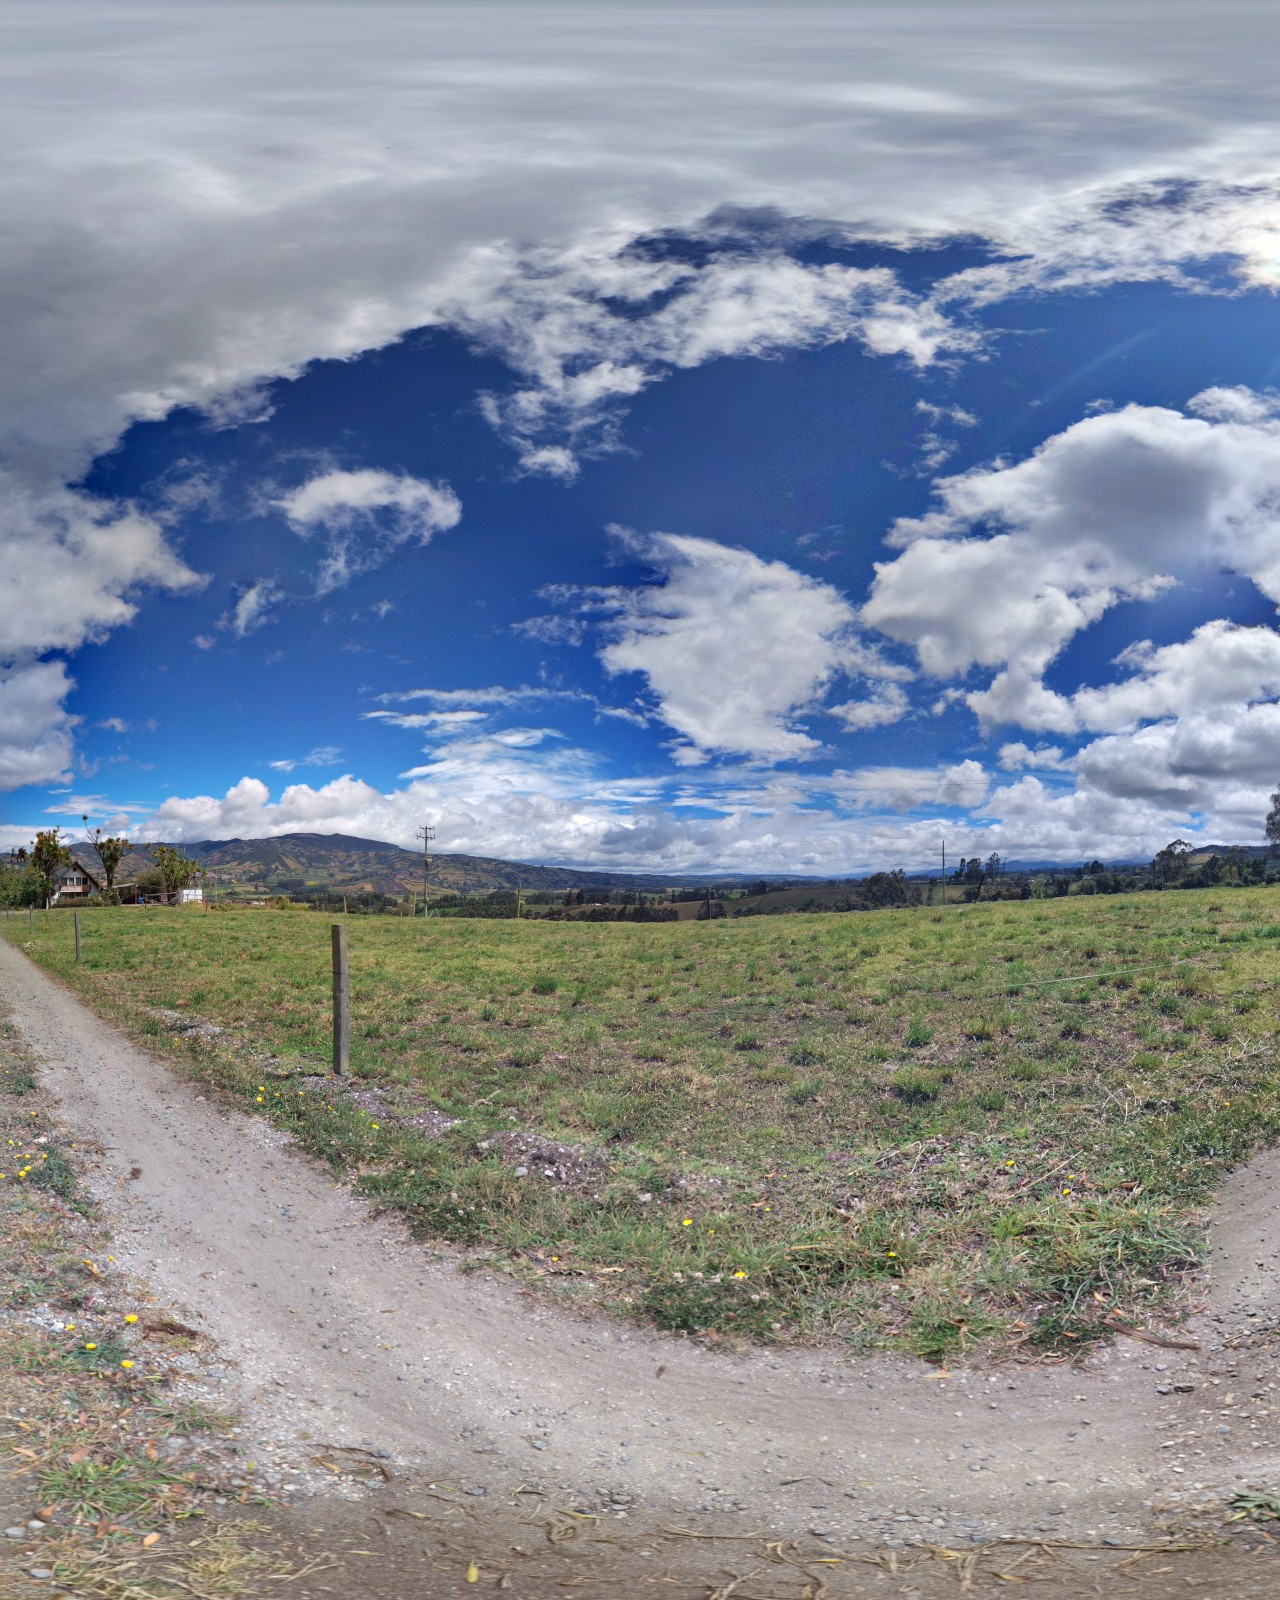
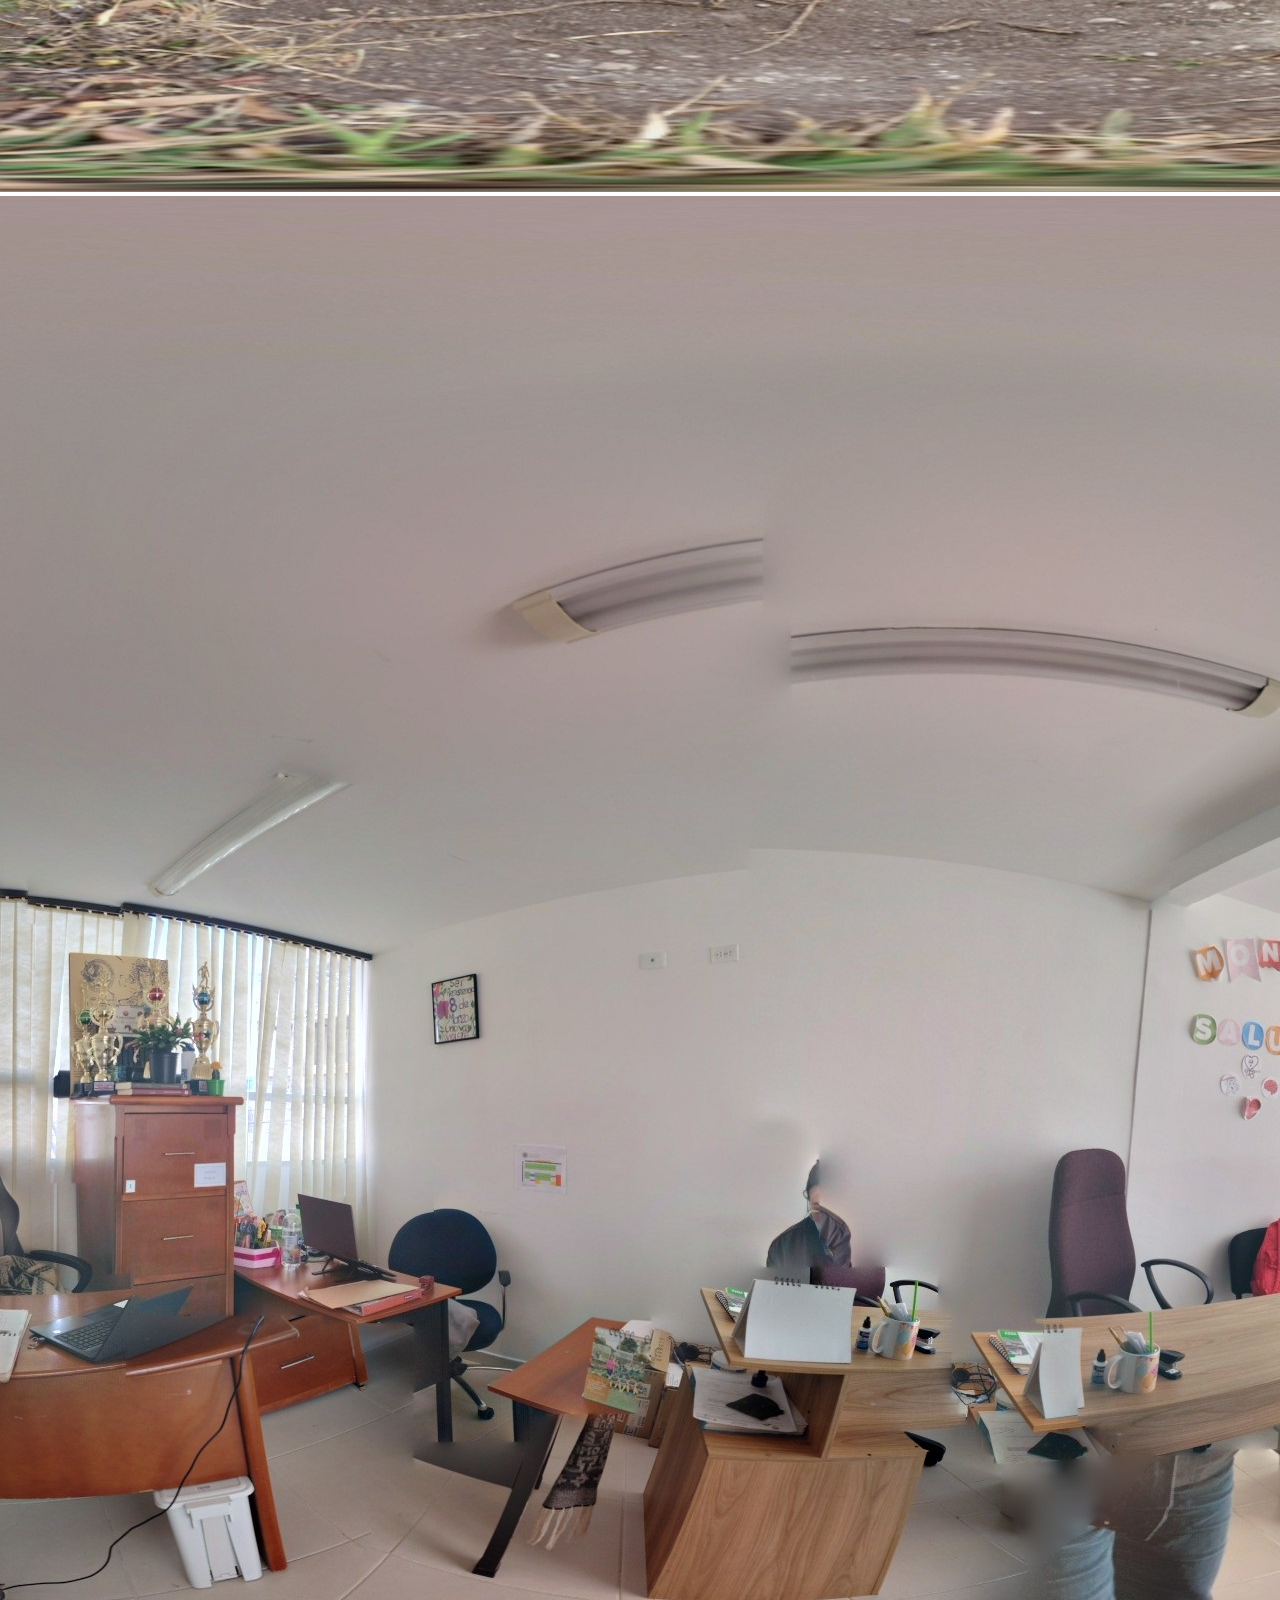
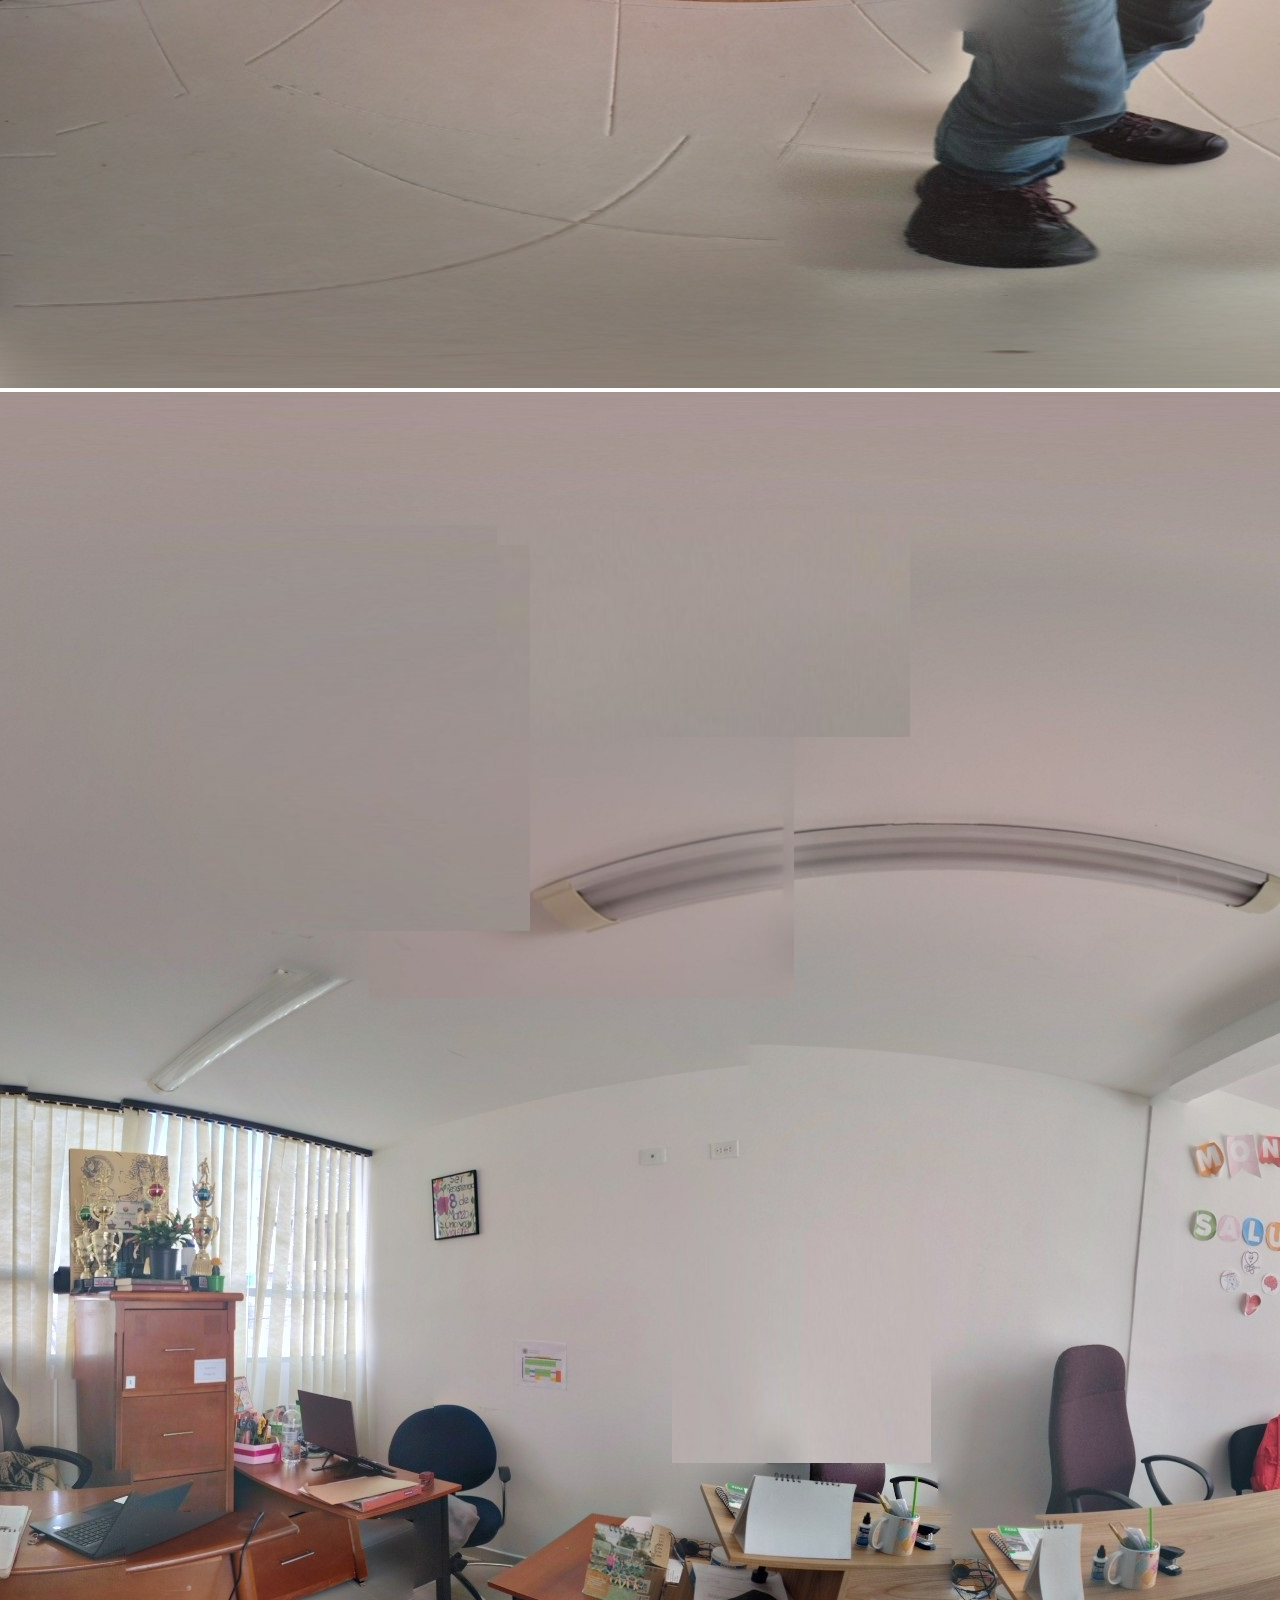
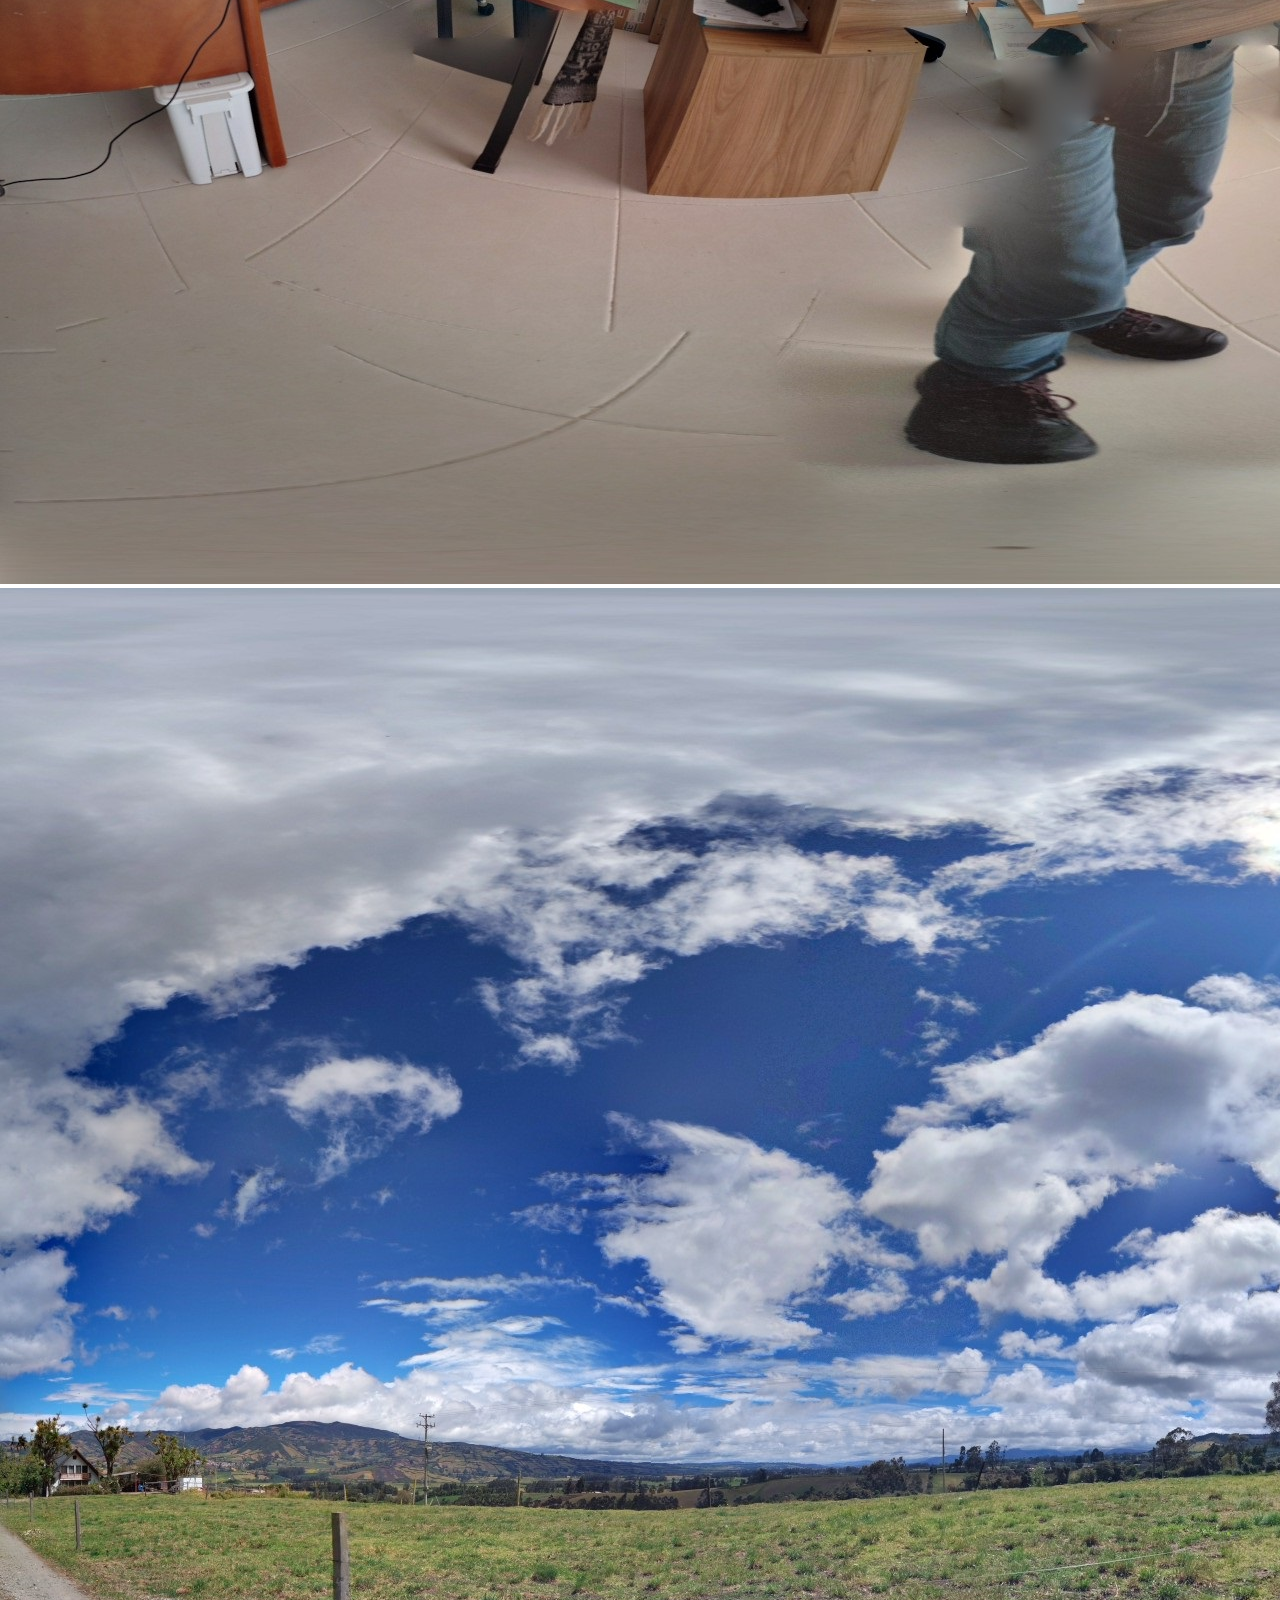
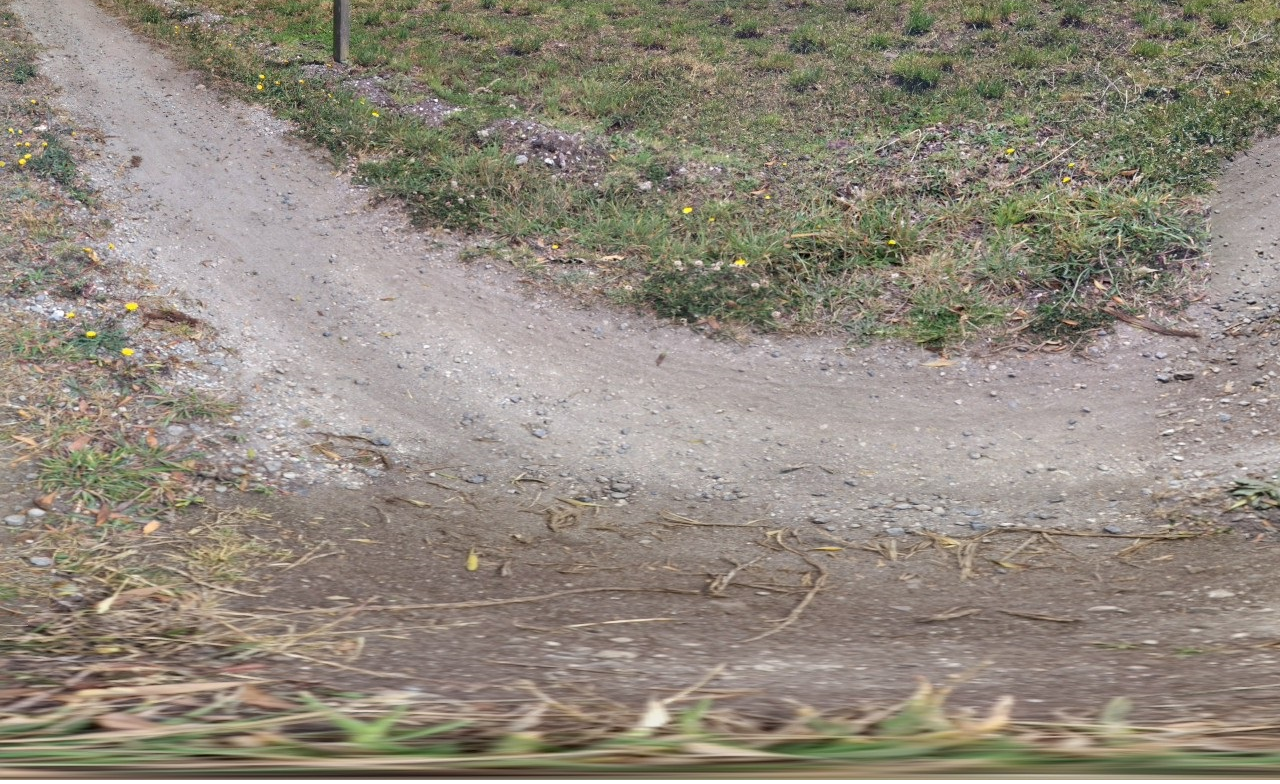
<file: 360/index.html>
<!DOCTYPE html>
<html lang="es">
<head>
  <meta charset="UTF-8">
  <title>Tour 360 - Mejorado</title>
  <script src="https://aframe.io/releases/1.5.0/aframe.min.js"></script>
  <style>
    body { margin: 0; }
    @import url('https://fonts.googleapis.com/css2?family=Exo+2:wght@700&display=swap');
    .a-text {
      font-family: 'Exo 2', sans-serif;
    }
  </style>
</head>
<body>
  <a-scene>
    <a-assets>
      <img id="pano1" src="habitacion.jpg">
      <img id="pano2" src="habitacion2.jpg">
      <img id="pano3" src="habitacion3.jpg">
      <img id="pano4" src="habitacion4.jpg">
    </a-assets>

    <a-sky id="sky" material="src: #pano1"></a-sky>

    <!-- Botón Ir a escena 2 -->
    <a-plane id="btn-next"
      class="clickable"
      position="1.2 -0.8 -3"
      width="1.2" height="0.5"
      color="#388e3c"
      material="shader: flat"
      text="value: Ir a escena 2; align: center; color: #fff; width: 3; font: exo2bold"
      visible="true">
    </a-plane>

    <!-- Botón Regresar a escena 1 -->
    <a-plane id="btn-prev"
      class="clickable"
      position="-1.2 -0.8 -3"
      width="1.2" height="0.5"
      color="#d32f2f"
      material="shader: flat"
      text="value: Regresar a escena 1; align: center; color: #fff; width: 3; font: exo2bold"
      visible="false">
    </a-plane>

    <!-- Botón Ir al inicio -->
    <a-plane id="btn-home"
      class="clickable"
      position="0 0.8 -3"
      width="1.2" height="0.5"
      color="#1976d2"
      material="shader: flat"
      text="value: Ir al inicio; align: center; color: #fff; width: 3; font: exo2bold"
      visible="false">
    </a-plane>

    <a-entity camera look-controls>
      <a-cursor 
        rayOrigin="mouse"
        raycaster="objects: .clickable"
        geometry="primitive: ring; radiusInner: 0.02; radiusOuter: 0.03">
      </a-cursor>
    </a-entity>
  </a-scene>

  <script>
    // Panorámicas
    const panos = ['#pano1', '#pano2', '#pano3', '#pano4'];
    let current = 0;

    // Elementos
    const sky = document.getElementById('sky');
    const btnNext = document.getElementById('btn-next');
    const btnPrev = document.getElementById('btn-prev');
    const btnHome = document.getElementById('btn-home');

    function updateScene() {
      sky.setAttribute('material', 'src: ' + panos[current]);
      // Personaliza los textos según el lugar
      if (current === 0) {
        // Entrada
        btnNext.setAttribute('text', 'value: Ir a Bloque 2; align: center; color: #fff; width: 3; font: exo2bold');
        btnPrev.setAttribute('visible', false);
        btnNext.setAttribute('visible', true);
        btnHome.setAttribute('visible', false);
      } else if (current === 1) {
        // Bloque 2
        btnNext.setAttribute('text', 'value: Ir a Biblioteca; align: center; color: #fff; width: 3; font: exo2bold');
        btnPrev.setAttribute('text', 'value: Regresar a Entrada; align: center; color: #fff; width: 3; font: exo2bold');
        btnPrev.setAttribute('visible', true);
        btnNext.setAttribute('visible', true);
        btnHome.setAttribute('visible', true);
      } else if (current === 2) {
        // Biblioteca
        btnNext.setAttribute('text', 'value: Ir a Oficina; align: center; color: #fff; width: 3; font: exo2bold');
        btnPrev.setAttribute('text', 'value: Regresar a Bloque 2; align: center; color: #fff; width: 3; font: exo2bold');
        btnPrev.setAttribute('visible', true);
        btnNext.setAttribute('visible', true);
        btnHome.setAttribute('visible', true);
      } else if (current === 3) {
        // Oficina
        btnPrev.setAttribute('text', 'value: Regresar a Biblioteca; align: center; color: #fff; width: 3; font: exo2bold');
        btnPrev.setAttribute('visible', true);
        btnNext.setAttribute('visible', false);
        btnHome.setAttribute('visible', true);
      }
    }

    btnNext.addEventListener('click', () => {
      if (current < panos.length - 1) {
        current++;
        updateScene();
      }
    });

    btnPrev.addEventListener('click', () => {
      if (current > 0) {
        current--;
        updateScene();
      }
    });

    btnHome.addEventListener('click', () => {
      current = 0;
      updateScene();
    });

    // Inicializar
    updateScene();
  </script>
</body>
</html>
</file>
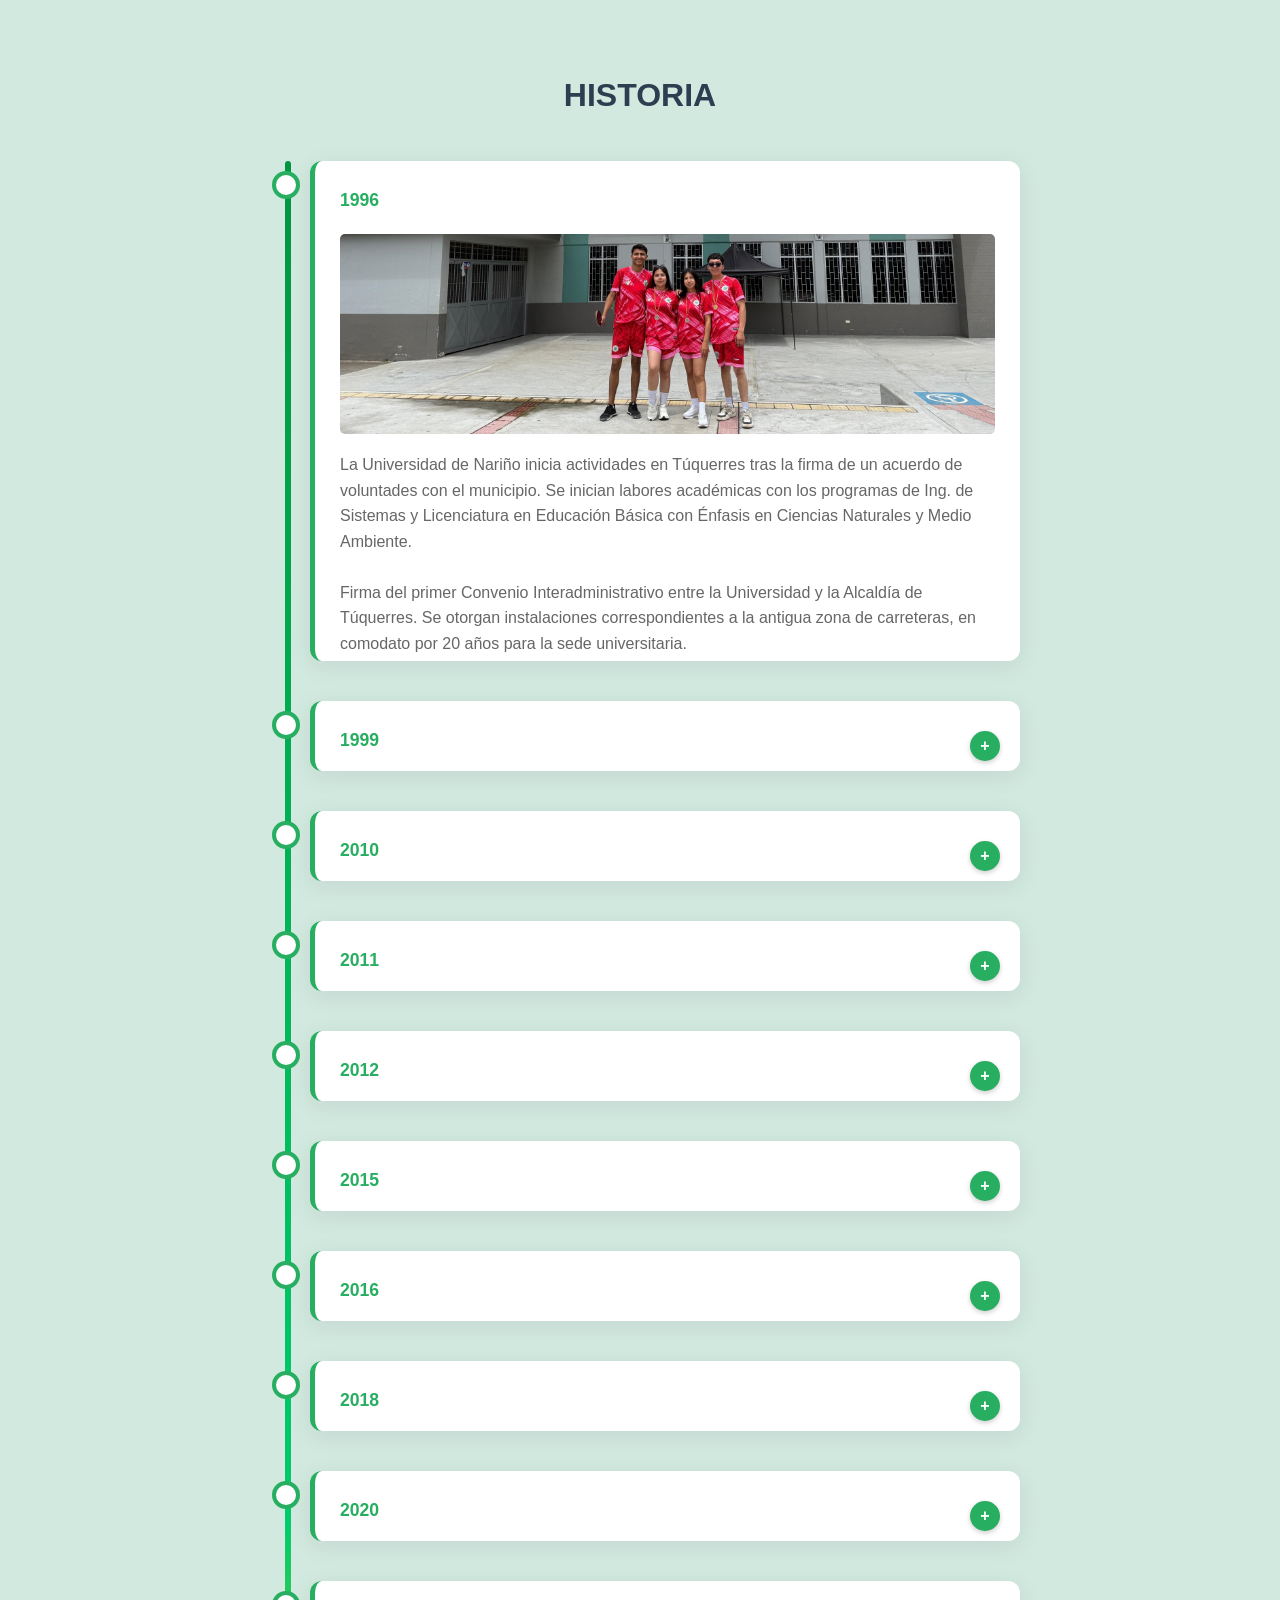
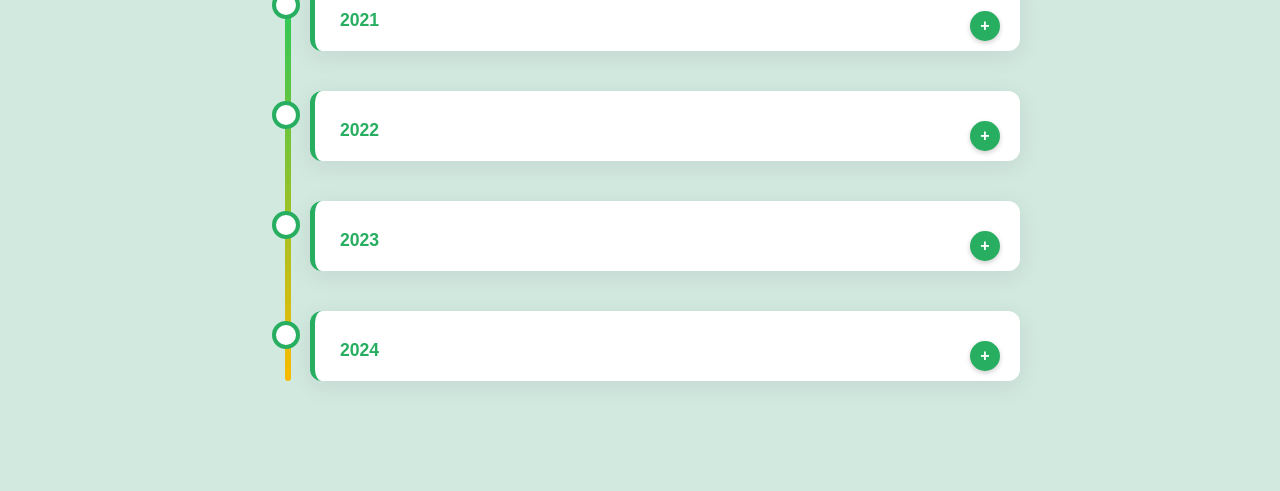
<file: linea/index.html>
<!DOCTYPE html>
<html lang="es">

<head>
    <meta charset="UTF-8">
    <meta name="viewport" content="width=device-width, initial-scale=1.0">
    <title>Línea de Tiempo Interactiva</title>
    <link rel="stylesheet" href="style.css">



    
    
</head>

<body>
    <div class="timeline-container">
        <h1 class="timeline-title">HISTORIA</h1>

        <div class="timeline">
            <!-- Evento 1 - Visible y expandido al inicio -->
            <div class="timeline-item">
                <div class="timeline-content">
                    <div class="timeline-date">1996</div>
                    <img src="evidencia1.jpeg" alt="Inicio actividades" class="timeline-image">
                    <p class="timeline-description">
                        La Universidad de Nariño inicia actividades en Túquerres tras la
                        firma de un acuerdo de voluntades con el municipio. Se inician labores académicas con los
                        programas de Ing. de Sistemas y Licenciatura en Educación Básica con Énfasis en Ciencias
                        Naturales y Medio Ambiente.
                        <br><br>
                        Firma del primer Convenio Interadministrativo entre la Universidad y la Alcaldía de Túquerres.
                        Se otorgan instalaciones correspondientes a la antigua zona de carreteras, en comodato por 20
                        años para la sede universitaria.
                    </p>
                    <button class="more-button"></button>
                </div>
            </div>

            <!-- Evento 2 -->
            <div class="timeline-item">
                <div class="timeline-content">
                    <div class="timeline-date">1999</div>
                    <img src="evidencia2.jpeg" alt="Apertura programas" class="timeline-image">
                    <p class="timeline-description">
                        <strong>Semestre B:</strong> Apertura del programa de Ingeniería Civil con 50 estudiantes
                        matriculados. Posteriormente se abren los programas de pregrado y posgrado como Administración
                        de Empresas, Ing. Agronómica, Ingeniería Electrónica, Ing. Agroindustrial, Pedagogía de la
                        Creatividad, Docencia Universitaria, Gerencia en Salud, Curso de Inglés y Preuniversitarios.
                    </p>
                    <button class="more-button"></button>
                </div>
            </div>

            <!-- Evento 3 -->
            <div class="timeline-item">
                <div class="timeline-content">
                    <div class="timeline-date">2010</div>
                    <h2 class="timeline-item-title">Adquisición de instalaciones</h2>
                    <img src="evidencia3.jpeg" alt="Adquisición instalaciones" class="timeline-image">
                    <p class="timeline-description">
                        <strong>Diciembre 17:</strong> Firma del "Acta de Acuerdo de Cruce de Cuentas y Dación de Pago"
                        entre la Universidad y la Alcaldía de Túquerres. La Universidad de Nariño adquiere la propiedad
                        de las instalaciones de la antigua zona de carreteras, permitiendo inversiones en
                        infraestructura.
                    </p>
                    <button class="more-button"></button>
                </div>
            </div>

            <!-- Evento 4 -->
            <div class="timeline-item">
                <div class="timeline-content">
                    <div class="timeline-date">2011</div>
                    <h2 class="timeline-item-title">Ampliación de infraestructura</h2>
                    <img src="evidencia4.jpeg" alt="Ampliación infraestructura" class="timeline-image">
                    <p class="timeline-description">
                        La Universidad presenta un proyecto de ampliación de infraestructura ante la Gobernación de
                        Nariño, con una inversión total de $272,131,153 para la construcción de un nuevo bloque
                        académico administrativo proyectado para 150 estudiantes.
                    </p>
                    <button class="more-button"></button>
                </div>
            </div>

            <!-- Evento 5 -->
            <div class="timeline-item">
                <div class="timeline-content">
                    <div class="timeline-date">2012</div>
                    <h2 class="timeline-item-title">Ampliación de cobertura</h2>
                    <img src="evidencia5.jpeg" alt="Ampliación cobertura" class="timeline-image">
                    <p class="timeline-description">
                        Aprobación del proyecto de ampliación de cobertura educativa, investigativa y de proyección
                        social por parte del Sistema General de Regalías, con una inversión de $2,154,590,891. Este
                        proyecto fue reconocido a nivel nacional en la premiación "La Noche De Los Mejores" por la DNP
                        (Dirección Nacional de Planeación).
                    </p>
                    <button class="more-button"></button>
                </div>
            </div>

            <!-- Evento 6 -->
            <div class="timeline-item">
                <div class="timeline-content">
                    <div class="timeline-date">2015</div>
                    <h2 class="timeline-item-title">Registro calificado</h2>
                    <img src="evidencia6.jpeg" alt="Registro calificado" class="timeline-image">
                    <p class="timeline-description">
                        <strong>Septiembre 30:</strong> Obtención del registro calificado para el programa de Economía.
                        Se unifica la tabla de matrículas en las sedes regionales, aplicando una política de matrícula
                        según la situación socioeconómica de los estudiantes.
                    </p>
                    <button class="more-button"></button>
                </div>
            </div>

            <!-- Evento 7 -->
            <div class="timeline-item">
                <div class="timeline-content">
                    <div class="timeline-date">2016</div>
                    <h2 class="timeline-item-title">Nuevos registros calificados</h2>
                    <img src="evidencia7.jpeg" alt="Nuevos registros" class="timeline-image">
                    <p class="timeline-description">
                        <strong>Mayo 18:</strong> Obtención del registro calificado para el programa de Administración
                        de Empresas.
                        <br><br>
                        <strong>Agosto 22:</strong> Obtención del registro calificado para el programa de Ingeniería
                        Agronómica.
                    </p>
                    <button class="more-button"></button>
                </div>
            </div>

            <!-- Evento 8 -->
            <div class="timeline-item">
                <div class="timeline-content">
                    <div class="timeline-date">2018</div>
                    <h2 class="timeline-item-title">Convenio municipal</h2>
                    <img src="evidencia8.jpeg" alt="Convenio municipal" class="timeline-image">
                    <p class="timeline-description">
                        Firma de un convenio con el municipio de Túquerres para asignación presupuestal destinada a
                        mejoras en las obras interiores de la universidad.
                    </p>
                    <button class="more-button"></button>
                </div>
            </div>

            <!-- Evento 9 -->
            <div class="timeline-item">
                <div class="timeline-content">
                    <div class="timeline-date">2020</div>
                    <h2 class="timeline-item-title">Dotación de laboratorios</h2>
                    <img src="evidencia9.jpeg" alt="Dotación laboratorios" class="timeline-image">
                    <p class="timeline-description">
                        Desarrollo del proyecto "Dotación de equipos de laboratorio al municipio de Túquerres Extensión
                        Universidad de Nariño" con una inversión de $760,000,000, financiado por el Plan de Fomento a la
                        Calidad, para fortalecer la formación académica de los estudiantes.
                    </p>
                    <button class="more-button"></button>
                </div>
            </div>

            <!-- Evento 10 -->
            <div class="timeline-item">
                <div class="timeline-content">
                    <div class="timeline-date">2021</div>
                    <h2 class="timeline-item-title">Eco Campus Universitario</h2>
                    <img src="evidencia10.jpeg" alt="Eco Campus" class="timeline-image">
                    <p class="timeline-description">
                        Aprobación del proyecto "Construcción de obras complementarias en espacios exteriores de la
                        Universidad de Nariño en el municipio de Túquerres", financiado por el Sistema General de
                        Regalías.<br><br>
                        Inicio del proyecto del Eco Campus Universitario en Túquerres, con la donación de un lote por
                        parte del municipio para la construcción de nuevas instalaciones.
                    </p>
                    <button class="more-button"></button>
                </div>
            </div>

            <!-- Evento 11 -->
            <div class="timeline-item">
                <div class="timeline-content">
                    <div class="timeline-date">2022</div>
                    <h2 class="timeline-item-title">Autorización de donación</h2>
                    <img src="evidencia11.jpeg" alt="Autorización donación" class="timeline-image">
                    <p class="timeline-description">
                        <strong>Junio 8:</strong> El Concejo Municipal de Túquerres autoriza la donación del lote para
                        el Eco Campus Universitario mediante el Acuerdo No. 05.
                    </p>
                    <button class="more-button"></button>
                </div>
            </div>

            <!-- Evento 12 -->
            <div class="timeline-item">
                <div class="timeline-content">
                    <div class="timeline-date">2023</div>
                    <h2 class="timeline-item-title">Formalización de donación</h2>
                    <img src="evidencia11.jpeg" alt="Formalización donación" class="timeline-image">
                    <p class="timeline-description">
                        <strong>Escritura Pública No. 1164:</strong> Formalización de la donación del lote denominado
                        "Escuela Alfonso López", valorado en $4,593,221,000, para la construcción del Eco Campus
                        Universitario.
                        <br>
                        <strong>Octubre 27:</strong> Creación del cargo de Profesional Universitario Secretario
                        Académico adscrito al municipio de Túquerres, mediante el Acuerdo 053 del Consejo Superior
                        Universitario.

                        <a href="https://secretariageneral.udenar.edu.co/?wpfb_dl=4176#:~:text=Por%20el%20cual%20se%20crea,la%20Divisi%C3%B3n%20de%20Interacci%C3%B3n%20Social.">ACUERDO NÚMERO No. 052</a>
                    </p>
                    <button class="more-button"></button>
                </div>
            </div>

            <!-- Evento 13 -->
            <div class="timeline-item">
                <div class="timeline-content">
                    <div class="timeline-date">2024</div>
                    <h2 class="timeline-item-title">Renovación de registro</h2>
                    <img src="evidencia11.jpeg" alt="Renovación registro" class="timeline-image">
                    <p class="timeline-description">
                        <strong>Junio 21:</strong> Renovación del registro calificado para el programa de Administración
                        de Empresas por siete años.
                    </p>
                    <button class="more-button"></button>
                </div>
            </div>
        </div>

        <p class="mobile-hint">Toca cada evento para ver más detalles</p>
    </div>

    <script>
        document.addEventListener('DOMContentLoaded', function() {
            // Mostrar elementos al hacer scroll
            const timelineItems = document.querySelectorAll('.timeline-item');
            
            function checkVisibility() {
                timelineItems.forEach(item => {
                    // No aplicamos a la primera tarjeta que ya está visible
                    if (item !== document.querySelector('.timeline-item:first-child')) {
                        const itemTop = item.getBoundingClientRect().top;
                        const windowHeight = window.innerHeight;

                        if (itemTop < windowHeight - 100) {
                            item.classList.add('visible');
                        }
                    }
                });
            }

            // Mostrar elementos visibles al cargar
            checkVisibility();
            window.addEventListener('scroll', checkVisibility);

            // Configurar interacciones hover
            const contents = document.querySelectorAll('.timeline-content');
            const moreButtons = document.querySelectorAll('.more-button');
            
            // Para desktop: hover
            contents.forEach(content => {
                content.addEventListener('mouseenter', function() {
                    this.parentElement.classList.add('active');
                });
                
                content.addEventListener('mouseleave', function() {
                    this.parentElement.classList.remove('active');
                });
            });
            
            // Para botones "Más"
            moreButtons.forEach(button => {
                button.addEventListener('click', function(e) {
                    e.stopPropagation();
                    const item = this.closest('.timeline-item');
                    item.classList.toggle('active');
                });
            });
            
            // Para móviles: click
            if (window.innerWidth <= 600) {
                contents.forEach(content => {
                    content.addEventListener('click', function() {
                        const item = this.closest('.timeline-item');
                        item.classList.toggle('active');
                    });
                });
            }
        });
    </script>
</body>
</html>
</file>
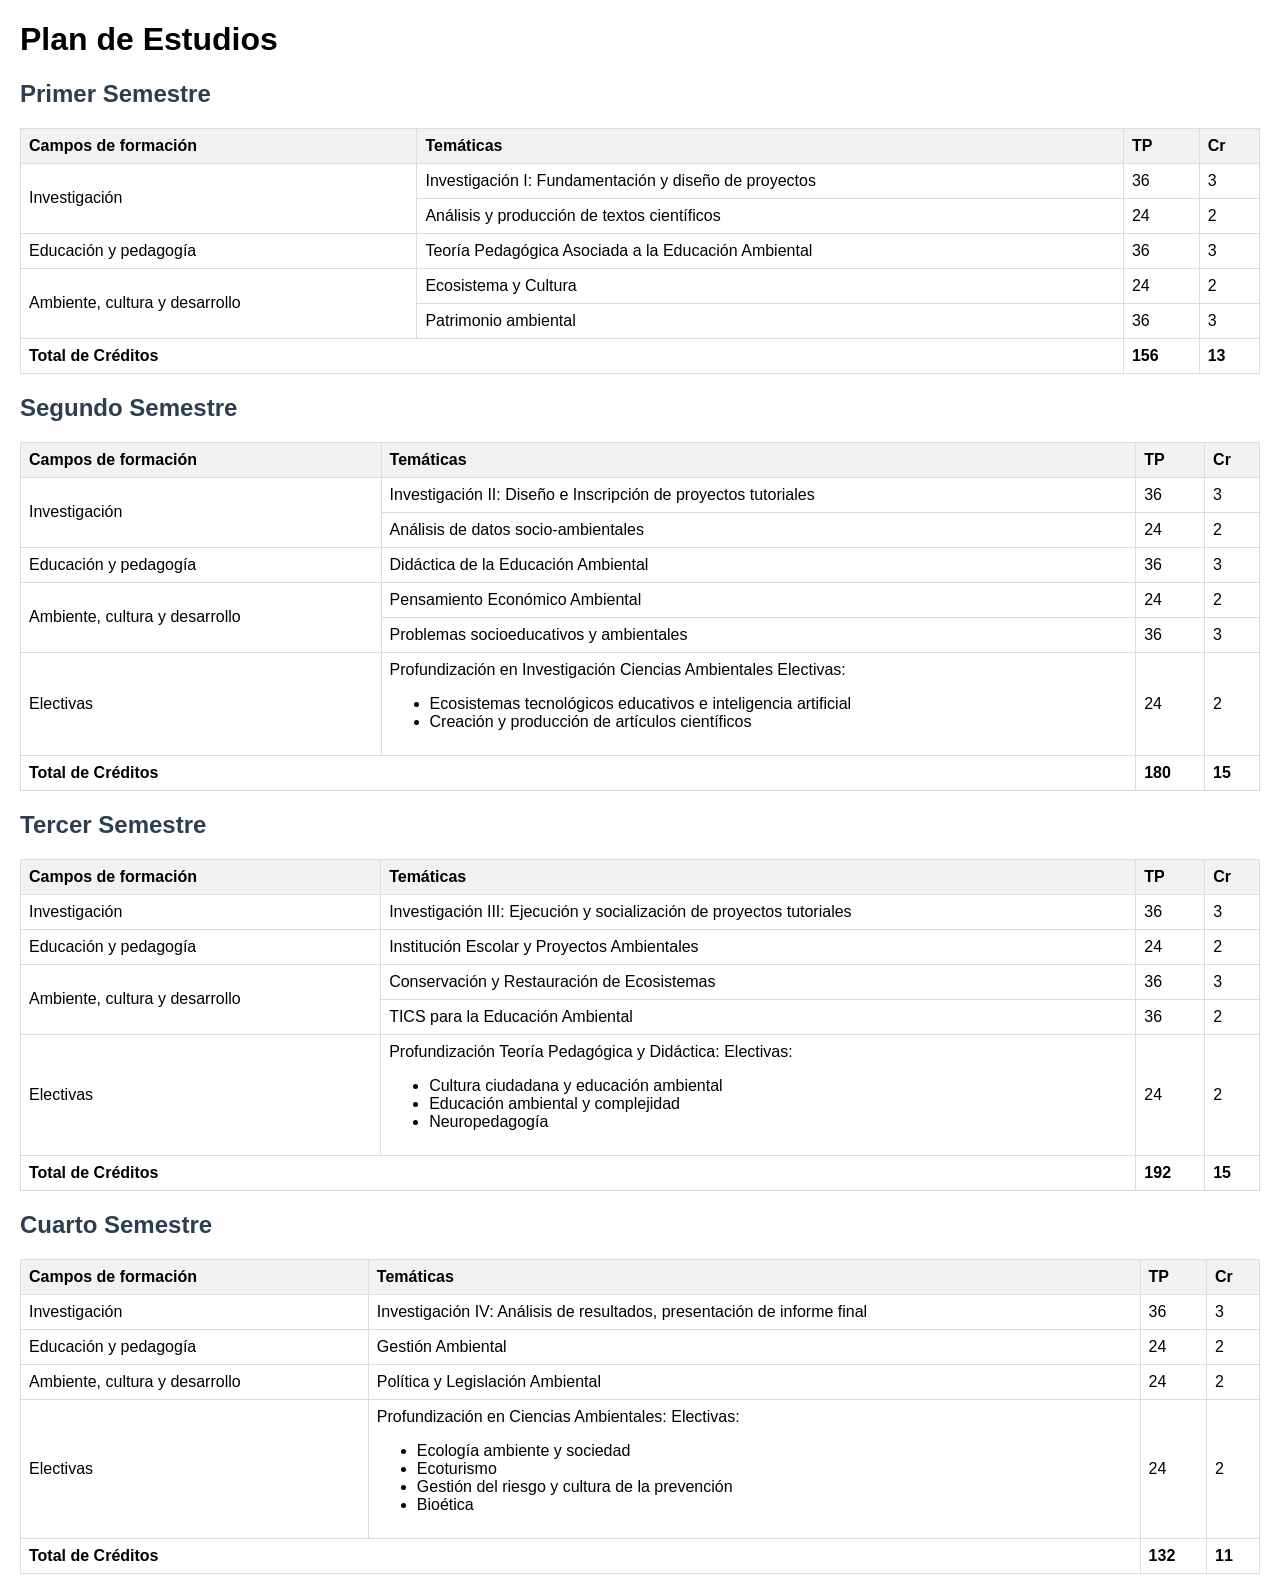
<file: tabla.html>
<!DOCTYPE html>
<html lang="es">
<head>
    <meta charset="UTF-8">
    <meta name="viewport" content="width=device-width, initial-scale=1.0">
    <title>Plan de Estudios</title>
    <style>
        body {
            font-family: Arial, sans-serif;
            margin: 20px;
        }
        h2 {
            color: #2c3e50;
        }
        table {
            width: 100%;
            border-collapse: collapse;
            margin-bottom: 20px;
        }
        th, td {
            border: 1px solid #ddd;
            padding: 8px;
            text-align: left;
        }
        th {
            background-color: #f2f2f2;
        }
    </style>
</head>
<body>

<h1>Plan de Estudios</h1>

<h2>Primer Semestre</h2>
<table>
    <tr>
        <th>Campos de formación</th>
        <th>Temáticas</th>
        <th>TP</th>
        <th>Cr</th>
    </tr>
    <tr>
        <td rowspan="2">Investigación</td>
        <td>Investigación I: Fundamentación y diseño de proyectos</td>
        <td>36</td>
        <td>3</td>
    </tr>
    <tr>
        <td>Análisis y producción de textos científicos</td>
        <td>24</td>
        <td>2</td>
    </tr>
    <tr>
        <td>Educación y pedagogía</td>
        <td>Teoría Pedagógica Asociada a la Educación Ambiental</td>
        <td>36</td>
        <td>3</td>
    </tr>
    <tr>
        <td rowspan="2">Ambiente, cultura y desarrollo</td>
        <td>Ecosistema y Cultura</td>
        <td>24</td>
        <td>2</td>
    </tr>
    <tr>
        <td>Patrimonio ambiental</td>
        <td>36</td>
        <td>3</td>
    </tr>
    <tr>
        <td colspan="2"><strong>Total de Créditos</strong></td>
        <td colspan="1"><strong>156</strong></td>
        <td colspan="1"><strong>13</strong></td>
    </tr>
</table>

<h2>Segundo Semestre</h2>
<table>
    <tr>
        <th>Campos de formación</th>
        <th>Temáticas</th>
        <th>TP</th>
        <th>Cr</th>
    </tr>
    <tr>
        <td rowspan="2">Investigación</td>
        <td>Investigación II: Diseño e Inscripción de proyectos tutoriales</td>
        <td>36</td>
        <td>3</td>
    </tr>
    <tr>
        <td>Análisis de datos socio-ambientales</td>
        <td>24</td>
        <td>2</td>
    </tr>
    <tr>
        <td>Educación y pedagogía</td>
        <td>Didáctica de la Educación Ambiental</td>
        <td>36</td>
        <td>3</td>
    </tr>
    <tr>
        <td rowspan="2">Ambiente, cultura y desarrollo</td>
        <td>Pensamiento Económico Ambiental</td>
        <td>24</td>
        <td>2</td>
    </tr>
    <tr>
        <td>Problemas socioeducativos y ambientales</td>
        <td>36</td>
        <td>3</td>
    </tr>
    <tr>
        <td>Electivas</td>
        <td>Profundización en Investigación Ciencias Ambientales Electivas:
            <ul>
                <li>Ecosistemas tecnológicos educativos e inteligencia artificial</li>
                <li>Creación y producción de artículos científicos</li>
            </ul>
        </td>
        <td>24</td>
        <td>2</td>
    </tr>
    <tr>
        <td colspan="2"><strong>Total de Créditos</strong></td>
        <td colspan="1"><strong>180</strong></td>
        <td colspan="1"><strong>15</strong></td>
    </tr>
</table>

<h2>Tercer Semestre</h2>
<table>
    <tr>
        <th>Campos de formación</th>
        <th>Temáticas</th>
        <th>TP</th>
        <th>Cr</th>
    </tr>
    <tr>
        <td>Investigación</td>
        <td>Investigación III: Ejecución y socialización de proyectos tutoriales</td>
        <td>36</td>
        <td>3</td>
    </tr>
    <tr>
        <td>Educación y pedagogía</td>
        <td>Institución Escolar y Proyectos Ambientales</td>
        <td>24</td>
        <td>2</td>
    </tr>
    <tr>
        <td rowspan="2">Ambiente, cultura y desarrollo</td>
        <td>Conservación y Restauración de Ecosistemas</td>
        <td>36</td>
        <td>3</td>
    </tr>
    <tr>
        <td>TICS para la Educación Ambiental</td>
        <td>36</td>
        <td>2</td>
    </tr>
    <tr>
        <td>Electivas</td>
        <td>Profundización Teoría Pedagógica y Didáctica: Electivas:
            <ul>
                <li>Cultura ciudadana y educación ambiental</li>
                <li>Educación ambiental y complejidad</li>
                <li>Neuropedagogía</li>
            </ul>
        </td>
        <td>24</td>
        <td>2</td>
    </tr>
    <tr>
        <td colspan="2"><strong>Total de Créditos</strong></td>
        <td colspan="1"><strong>192</strong></td>
        <td colspan="1"><strong>15</strong></td>
    </tr>
</table>

<h2>Cuarto Semestre</h2>
<table>
    <tr>
        <th>Campos de formación</th>
        <th>Temáticas</th>
        <th>TP</th>
        <th>Cr</th>
    </tr>
    <tr>
        <td>Investigación</td>
        <td>Investigación IV: Análisis de resultados, presentación de informe final</td>
        <td>36</td>
        <td>3</td>
    </tr>
    <tr>
        <td>Educación y pedagogía</td>
        <td>Gestión Ambiental</td>
        <td>24</td>
        <td>2</td>
    </tr>
    <tr>
        <td>Ambiente, cultura y desarrollo</td>
        <td>Política y Legislación Ambiental</td>
        <td>24</td>
        <td>2</td>
    </tr>
    <tr>
        <td>Electivas</td>
        <td>Profundización en Ciencias Ambientales: Electivas:
            <ul>
                <li>Ecología ambiente y sociedad</li>
                <li>Ecoturismo</li>
                <li>Gestión del riesgo y cultura de la prevención</li>
                <li>Bioética</li>
            </ul>
        </td>
        <td>24</td>
        <td>2</td>
    </tr>
    <tr>
        <td colspan="2"><strong>Total de Créditos</strong></td>
        <td colspan="1"><strong>132</strong></td>
        <td colspan="1"><strong>11</strong></td>
    </tr>
</table>

</body>
</html>
</file>
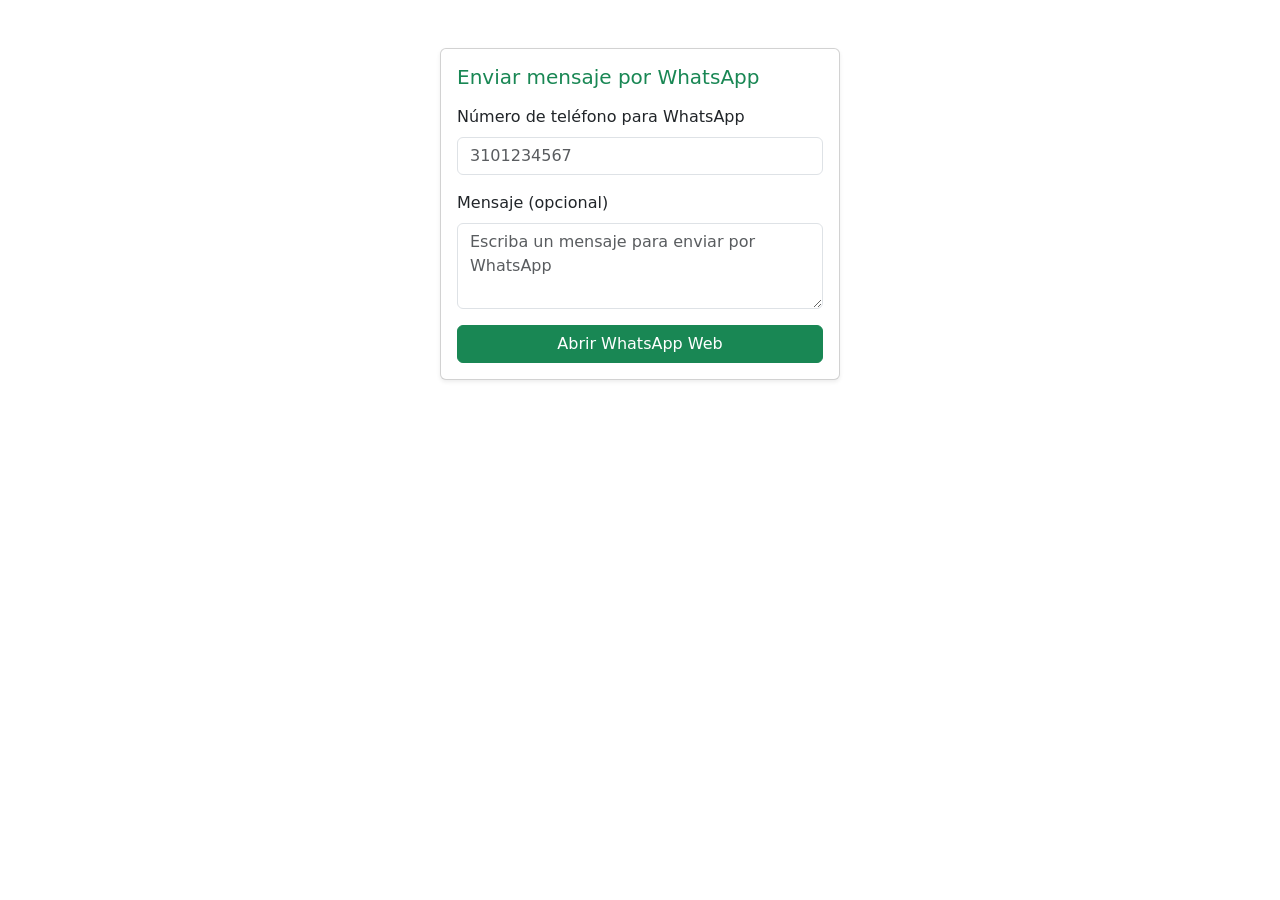
<file: wa.html>
<!DOCTYPE html>
<html lang="es">
<head>
  <meta charset="UTF-8" />
  <meta name="viewport" content="width=device-width, initial-scale=1" />
  <title>WhatsApp Bootstrap</title>
  <link href="https://cdn.jsdelivr.net/npm/bootstrap@5.3.0/dist/css/bootstrap.min.css" rel="stylesheet" />
</head>
<body>
  <div class="container my-5">
    <div class="card shadow-sm mx-auto" style="max-width: 400px;">
      <div class="card-body">
        <h5 class="card-title text-success mb-3">Enviar mensaje por WhatsApp</h5>
        <form id="whatsappForm" class="needs-validation" novalidate>
          <div class="mb-3">
            <label for="numero" class="form-label">Número de teléfono para WhatsApp</label>
            <input
              type="tel"
              class="form-control"
              id="numero"
              placeholder="3101234567"
              pattern="[0-9]{10}"
              maxlength="10"
              required
            />
            <div class="invalid-feedback">
              Por favor, ingrese un número válido de 10 dígitos sin espacios ni caracteres especiales.
            </div>
          </div>
          <div class="mb-3">
            <label for="mensaje" class="form-label">Mensaje (opcional)</label>
            <textarea
              class="form-control"
              id="mensaje"
              placeholder="Escriba un mensaje para enviar por WhatsApp"
              rows="3"
            ></textarea>
          </div>
          <button type="submit" class="btn btn-success w-100">Abrir WhatsApp Web</button>
        </form>
      </div>
    </div>
  </div>

  <script>
    (() => {
      'use strict';

      const form = document.getElementById('whatsappForm');
      const input = document.getElementById('numero');
      const mensaje = document.getElementById('mensaje');

      form.addEventListener('submit', function (event) {
        event.preventDefault();
        event.stopPropagation();

        // Limpiar el input de número
        const numero = input.value.trim().replace(/\D/g, '');
        input.value = numero;

        if (!form.checkValidity() || !/^\d{10}$/.test(numero)) {
          form.classList.add('was-validated');
          return;
        }

        // Obtener mensaje y codificarlo para URL si existe
        const textoMensaje = mensaje.value.trim();
        const mensajeEncoded = textoMensaje ? `&text=${encodeURIComponent(textoMensaje)}` : '';

        const url = `https://web.whatsapp.com/send?phone=57${numero}${mensajeEncoded}`;
        window.open(url, '_blank', 'noopener');
      });
    })();
  </script>

  <script src="https://cdn.jsdelivr.net/npm/bootstrap@5.3.0/dist/js/bootstrap.bundle.min.js"></script>
</body>
</html>
</file>
<file: linea/style.css>
* {
          box-sizing: border-box;
          margin: 0;
          padding: 0;
          font-family: 'Arial', sans-serif;
      }

      body {
          background-color: #d2e9e0;
          color: #333;
          line-height: 1.6;
      }

      .timeline-container {
          max-width: 800px;
          margin: 50px auto;
          padding: 20px;
          position: relative;
      }

      .timeline-title {
          text-align: center;
          margin-bottom: 40px;
          color: #2c3e50;
      }

      .timeline {
          position: relative;
          padding-left: 50px;
      }

      /* Línea vertical con degradado */
      .timeline::before {
          content: '';
          position: absolute;
          left: 25px;
          top: 0;
          bottom: 0;
          width: 6px;
          background: linear-gradient(to bottom, #009640, #00a84e, #00ba5c, #00cc6a, #fbba00);
          border-radius: 3px;
      }

      .timeline-item {
          position: relative;
          margin-bottom: 40px;
          opacity: 0;
          transform: translateY(20px);
          transition: all 0.5s ease;
      }

      /* Primera tarjeta visible y expandida al inicio */
      .timeline-item:first-child {
          opacity: 1;
          transform: translateY(0);
      }
      .timeline-item:first-child .timeline-content {
          max-height: 500px;
      }
      .timeline-item:first-child .timeline-image,
      .timeline-item:first-child .timeline-description {
          opacity: 1;
          transform: scale(1) translateY(0);
      }
      .timeline-item:first-child .more-button {
          display: none;
      }

      /* Estado visible para scroll */
      .timeline-item.visible {
          opacity: 1;
          transform: translateY(0);
      }

      /* Punto en la línea */
      .timeline-item::before {
          content: '';
          position: absolute;
          left: -38px;
          top: 10px;
          width: 20px;
          height: 20px;
          border-radius: 50%;
          background: #fff;
          border: 4px solid #27ae60;
          z-index: 1;
          transition: all 0.3s ease;
      }

      .timeline-item:hover::before {
          background: #27ae60;
          transform: scale(1.2);
      }

      .timeline-content {
          background: #fff;
          padding: 25px;
          border-radius: 12px;
          box-shadow: 0 5px 25px rgba(0, 0, 0, 0.08);
          transition: all 0.5s cubic-bezier(0.175, 0.885, 0.32, 1.275);
          max-height: 70px;
          overflow: hidden;
          position: relative;
          border-left: 5px solid #27ae60
      }

      .timeline-item.active .timeline-content,
      .timeline-item:hover .timeline-content {
          max-height: 500px;
      }

      .timeline-date {
          font-weight: bold;
          color: #27ae60;
          margin-bottom: 10px;
          font-size: 1.1em;
      }

      .timeline-item-title {
          font-size: 1.2em;
          margin-bottom: 10px;
          color: #2c3e50;
      }

      .timeline-image {
          width: 100%;
          height: auto;
          border-radius: 5px;
          margin: 10px 0;
          max-height: 200px;
          object-fit: cover;
          opacity: 0;
          transform: scale(0.8);
          transition: all 0.4s ease 0.1s;
      }

      .timeline-item.active .timeline-image,
      .timeline-item:hover .timeline-image {
          opacity: 1;
          transform: scale(1);
      }

      .timeline-description {
          color: #666;
          opacity: 0;
          transform: translateY(10px);
          transition: all 0.3s ease 0.2s;
      }

      .timeline-item.active .timeline-description,
      .timeline-item:hover .timeline-description {
          opacity: 1;
          transform: translateY(0);
      }

      /* Botón "Más" */
      .more-button {
          position: absolute;
          right: 20px;
          bottom: 10px;
          background: #27ae60;
          color: white;
          border: none;
          width: 30px;
          height: 30px;
          border-radius: 50%;
          font-size: 16px;
          font-weight: bold;
          cursor: pointer;
          display: flex;
          align-items: center;
          justify-content: center;
          box-shadow: 0 2px 5px rgba(0, 0, 0, 0.2);
          transition: all 0.3s ease;
          z-index: 2;
      }

      .more-button::before {
          content: '+';
      }

      .timeline-item.active .more-button,
      .timeline-item:hover .more-button {
          opacity: 0;
          transform: scale(0);
      }

      /* Efecto de pulso */
      .timeline-item:not(.active):not(:hover) .more-button {
          animation: pulse 2s infinite;
      }

      @keyframes pulse {
          0% { transform: scale(1); }
          50% { transform: scale(1.1); }
          100% { transform: scale(1); }
      }

      /* Indicador para móviles */
      .mobile-hint {
          display: none;
          text-align: center;
          font-size: 0.8em;
          color: #7f8c8d;
          margin-top: 20px;
      }

      @media (max-width: 600px) {
          .timeline { padding-left: 30px; }
          .timeline::before { left: 15px; width: 4px; }
          .timeline-item::before { left: -28px; width: 16px; height: 16px; }
          .mobile-hint { display: block; }
      }
</file>
